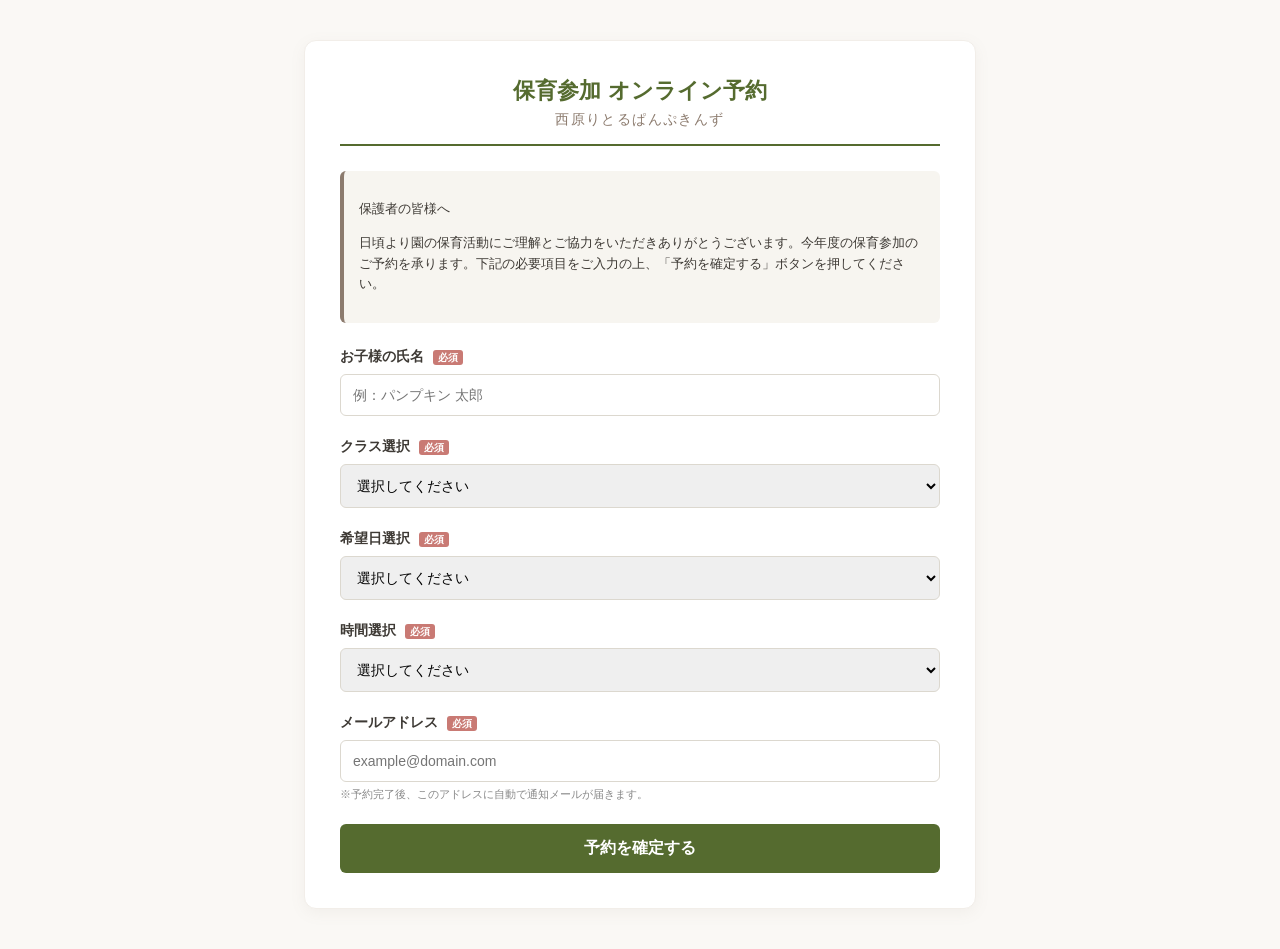
<file: index.html>
<!DOCTYPE html>
<html lang="ja">
<head>
  <meta charset="UTF-8">
  <meta name="viewport" content="width=device-width, initial-scale=1.0">
  <title>西原りとるぱんぷきんず 保育参加予約</title>
  <link rel="stylesheet" href="style.css">
</head>
<body>
  <div class="parent-container">
    <header class="form-header">
      <h1>保育参加 オンライン予約</h1>
      <p class="garden-name">西原りとるぱんぷきんず</p>
    </header>
    
    <div class="intro-box">
      <p>保護者の皆様へ</p>
      <p>日頃より園の保育活動にご理解とご協力をいただきありがとうございます。今年度の保育参加のご予約を承ります。下記の必要項目をご入力の上、「予約を確定する」ボタンを押してください。</p>
    </div>

    <form id="reservationForm">
      <div class="form-group">
        <label for="name">お子様の氏名 <span class="required">必須</span></label>
        <input type="text" id="name" placeholder="例：パンプキン 太郎" required>
      </div>
      
      <div class="form-group">
        <label for="className">クラス選択 <span class="required">必須</span></label>
        <select id="className" required>
          <option value="">選択してください</option>
        </select>
      </div>

      <div class="form-group">
        <label for="date">希望日選択 <span class="required">必須</span></label>
        <select id="date" required>
          <option value="">選択してください</option>
        </select>
      </div>

      <div class="form-group">
        <label for="time">時間選択 <span class="required">必須</span></label>
        <select id="time" required>
          <option value="">選択してください</option>
        </select>
      </div>

      <div class="form-group toggle-group" id="lunchGroup" style="display: none;">
        <label>昼食の有無 <span class="required">必須</span></label>
        <div class="radio-tile-group">
          <label class="radio-label">
            <input type="radio" name="lunch" value="あり"> <span>昼食あり</span>
          </label>
          <label class="radio-label">
            <input type="radio" name="lunch" value="なし" checked> <span>昼食なし</span>
          </label>
        </div>
      </div>

      <div class="form-group">
        <label for="email">メールアドレス <span class="required">必須</span></label>
        <input type="email" id="email" placeholder="example@domain.com" required>
        <small class="help-block">※予約完了後、このアドレスに自動で通知メールが届きます。</small>
      </div>

      <button type="submit" id="submitBtn" class="btn-submit">予約を確定する</button>
    </form>
  </div>
  <script src="app.js"></script>
</body>
</html>
</file>
<file: style.css>
/* style.css */
:root {
  --primary: #556b2f;       /* 落ち着いたオリーブグリーン */
  --accent: #8c7b6e;        /* ココアベージュ */
  --bg-light: #faf8f5;      /* 温かみのあるオフホワイト */
  --text-main: #3e3a35;     /* 深みのあるチャコール */
  --border-color: #eedcc2;  /* 柔らかな境界線 */
}

body {
  margin: 0;
  padding: 0;
  font-family: 'Helvetica Neue', Arial, 'Hiragino Kaku Gothic ProN', sans-serif;
  background-color: var(--bg-light);
  color: var(--text-main);
}

/* 保護者画面用コンテナ */
.parent-container {
  max-width: 600px;
  margin: 40px auto;
  background: #ffffff;
  padding: 35px;
  border-radius: 12px;
  box-shadow: 0 4px 15px rgba(140, 123, 110, 0.08);
  border: 1px solid #f2eee9;
}

.form-header {
  text-align: center;
  margin-bottom: 25px;
  border-bottom: 2px solid var(--primary);
  padding-bottom: 15px;
}

.form-header h1 {
  font-size: 22px;
  color: var(--primary);
  margin: 0 0 5px 0;
}

.garden-name {
  font-size: 14px;
  color: var(--accent);
  margin: 0;
  letter-spacing: 0.1em;
}

.intro-box {
  background-color: #f7f5f0;
  padding: 15px;
  border-radius: 6px;
  font-size: 13px;
  margin-bottom: 25px;
  border-left: 4px solid var(--accent);
  line-height: 1.6;
}

.form-group {
  margin-bottom: 22px;
}

.form-group label {
  display: block;
  font-weight: bold;
  margin-bottom: 8px;
  font-size: 14px;
}

.required {
  background: #c97a74;
  color: #fff;
  font-size: 10px;
  padding: 2px 5px;
  border-radius: 3px;
  margin-left: 5px;
}

input[type="text"], input[type="email"], input[type="password"], input[type="number"], input[type="date"], select {
  width: 100%;
  padding: 12px;
  border: 1px solid #dcd8cf;
  border-radius: 6px;
  font-size: 14px;
  box-sizing: border-box;
}

input:focus, select:focus {
  border-color: var(--primary);
  outline: none;
  box-shadow: 0 0 5px rgba(85, 107, 47, 0.2);
}

.radio-tile-group {
  margin-top: 5px;
}
.radio-label {
  margin-right: 20px;
  cursor: pointer;
  display: inline-flex;
  align-items: center;
  gap: 5px;
}

.help-block {
  display: block;
  color: #888;
  font-size: 11px;
  margin-top: 5px;
}

.btn-submit {
  width: 100%;
  padding: 14px;
  background-color: var(--primary);
  color: white;
  border: none;
  border-radius: 6px;
  font-size: 16px;
  font-weight: bold;
  cursor: pointer;
  transition: background 0.2s;
}
.btn-submit:hover { background-color: #435222; }

/* 管理画面レイアウト */
.admin-body { padding: 20px; background-color: #f0ede6; }
.admin-login-box { max-width: 400px; margin: 100px auto; background: #fff; padding: 30px; border-radius: 8px; box-shadow: 0 4px 10px rgba(0,0,0,0.05); }
.admin-layout { display: flex; gap: 20px; max-width: 1500px; margin: 0 auto; }
.left-panel { flex: 1; background: #fff; padding: 20px; border-radius: 8px; box-shadow: 0 2px 8px rgba(0,0,0,0.03); }
.right-panel { flex: 2.2; background: #fff; padding: 20px; border-radius: 8px; box-shadow: 0 2px 8px rgba(0,0,0,0.03); }

.setting-card { background: #fcfbfa; padding: 12px; border-radius: 6px; border: 1px solid #eae6dd; margin-bottom: 12px; }
.setting-card h3 { margin: 0 0 8px 0; font-size: 13px; color: var(--accent); border-bottom: 1px solid #edebe4; padding-bottom: 4px; }

.btn-row { display: flex; gap: 8px; margin-top: 8px; }
.btn-action { flex: 1; padding: 6px; border: none; border-radius: 4px; font-size: 11px; cursor: pointer; font-weight: bold; text-align: center; }
.btn-action.save { background: #7c9473; color: white; }
.btn-action.delete { background: #c6b29c; color: white; }
.btn-action.bulk-delete { background: #d96868; color: white; }

.input-append { display: flex; gap: 5px; margin-top: 5px; }
.input-append input { flex: 3; padding: 6px; font-size: 12px; }
.input-append button { flex: 1; background: var(--primary); color: white; border: none; border-radius: 4px; cursor: pointer; font-size: 12px; }

/* 管理用バッジ・リスト */
.drag-container { list-style: none; padding: 0; margin: 5px 0; }
.drag-container li { padding: 8px; background: #fff; border: 1px solid #e0dcd3; margin-bottom: 4px; border-radius: 4px; cursor: move; font-size: 12px; display: flex; justify-content: space-between; align-items: center; }
.drag-container li button { background: none; border: none; color: #cc6666; cursor: pointer; font-size: 11px; }

.item-badge-container { display: flex; flex-wrap: wrap; gap: 4px; margin-bottom: 5px; max-height: 80px; overflow-y: auto; padding: 4px; background: #fff; border: 1px solid #e0dcd3; border-radius: 4px; }
.badge { background: #eeeae1; padding: 2px 6px; border-radius: 12px; font-size: 11px; display: inline-flex; align-items: center; gap: 4px; }
.badge span { cursor: pointer; color: #888; font-weight: bold; }
.item-list-block { max-height: 100px; overflow-y: auto; margin-bottom: 5px; border: 1px solid #e0dcd3; background: #fff; padding: 5px; border-radius: 4px; }

/* データテーブル */
.panel-header { display: flex; justify-content: space-between; align-items: center; border-bottom: 2px solid var(--primary); padding-bottom: 10px; margin-bottom: 15px; }
.panel-header h2 { margin: 0; font-size: 18px; color: var(--primary); }
.data-table { width: 100%; border-collapse: collapse; }
.data-table th, .data-table td { border: 1px solid #e2ded5; padding: 10px; font-size: 12px; text-align: left; }
.data-table th { background: #edeae2; color: var(--text-main); }
.btn-print { background: #4682b4; color: white; border: none; padding: 8px 15px; border-radius: 4px; font-weight: bold; cursor: pointer; margin-right: 5px; }

/* ==========================================
   予約一覧のみ印刷できるようにする制御
   ========================================== */
@media print {
  body { background: #ffffff !important; padding: 0 !important; }
  .no-print { display: none !important; }
  .left-panel { display: none !important; }
  .right-panel { width: 100% !important; flex: none !important; box-shadow: none !important; padding: 0 !important; }
  .data-table th { background: #f0f0f0 !important; color: #000 !important; }
  th.no-print, td.no-print { display: none !important; }
}
</file>
